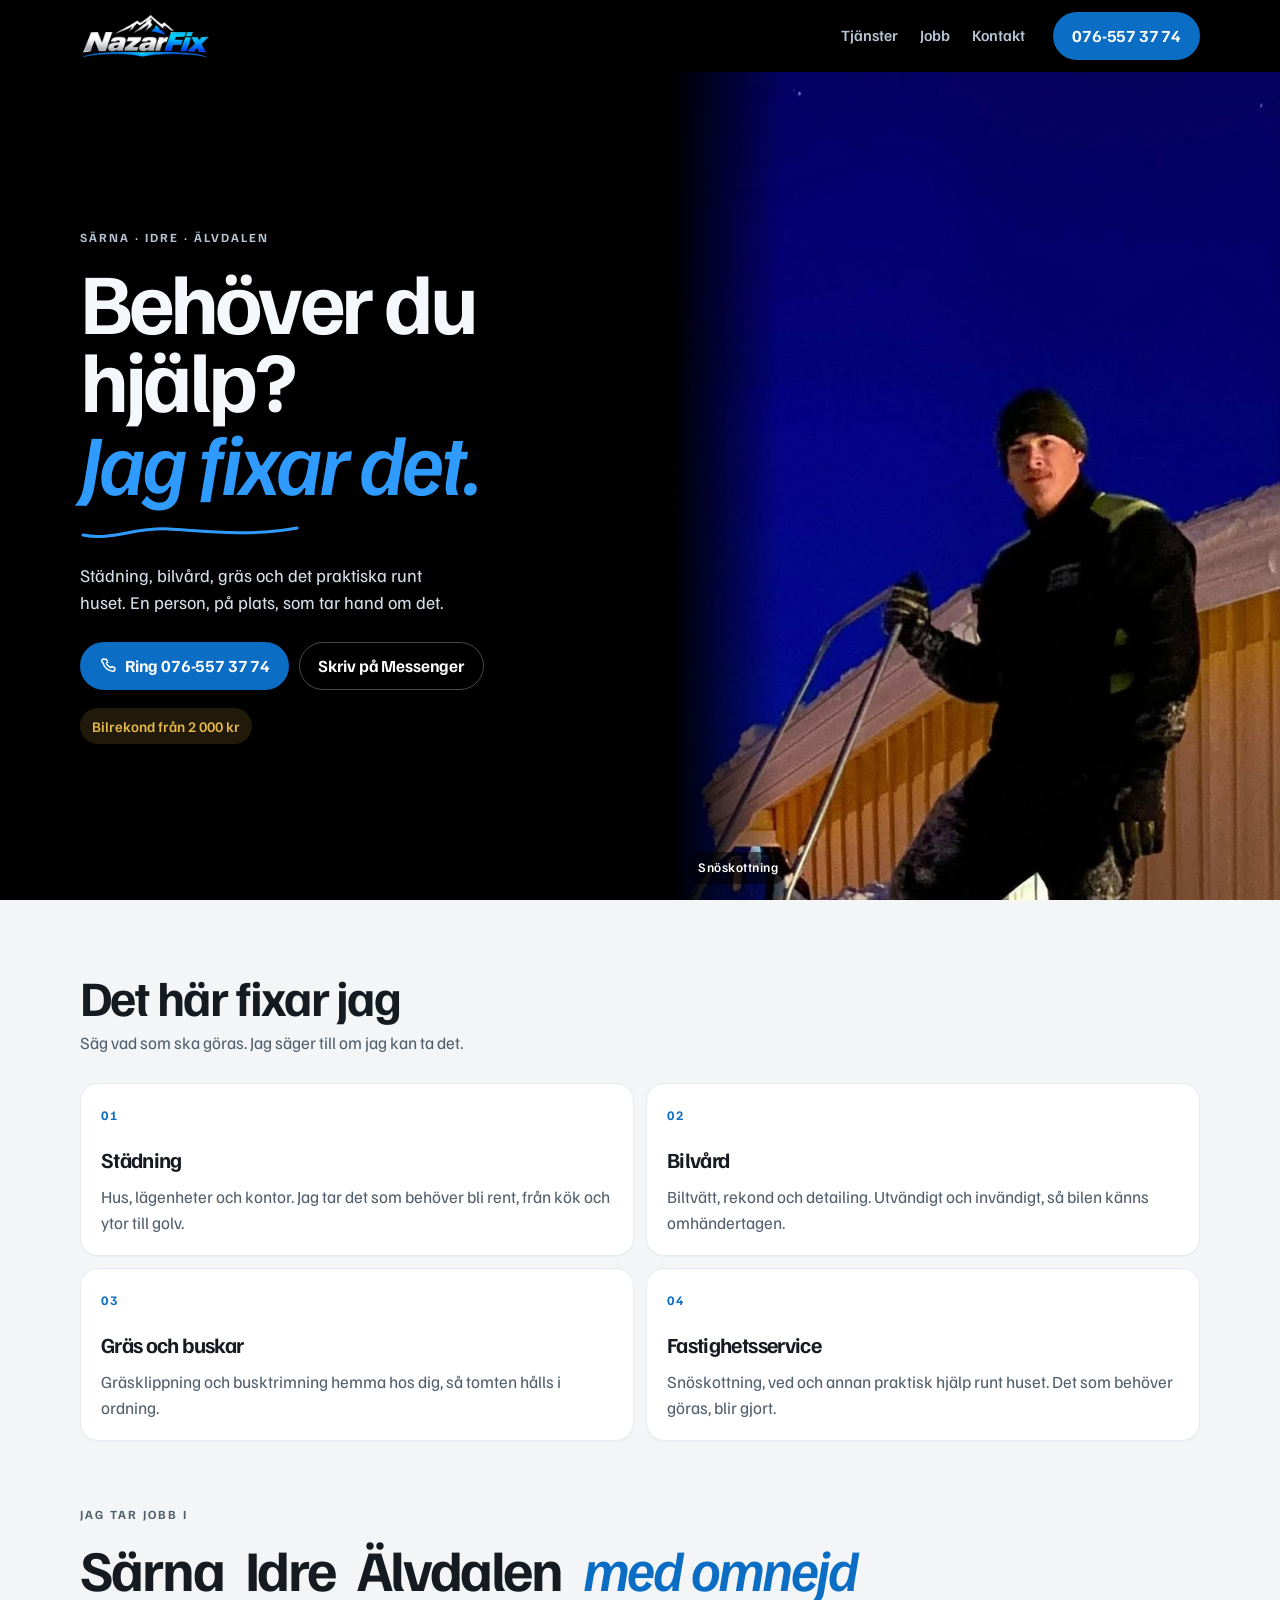
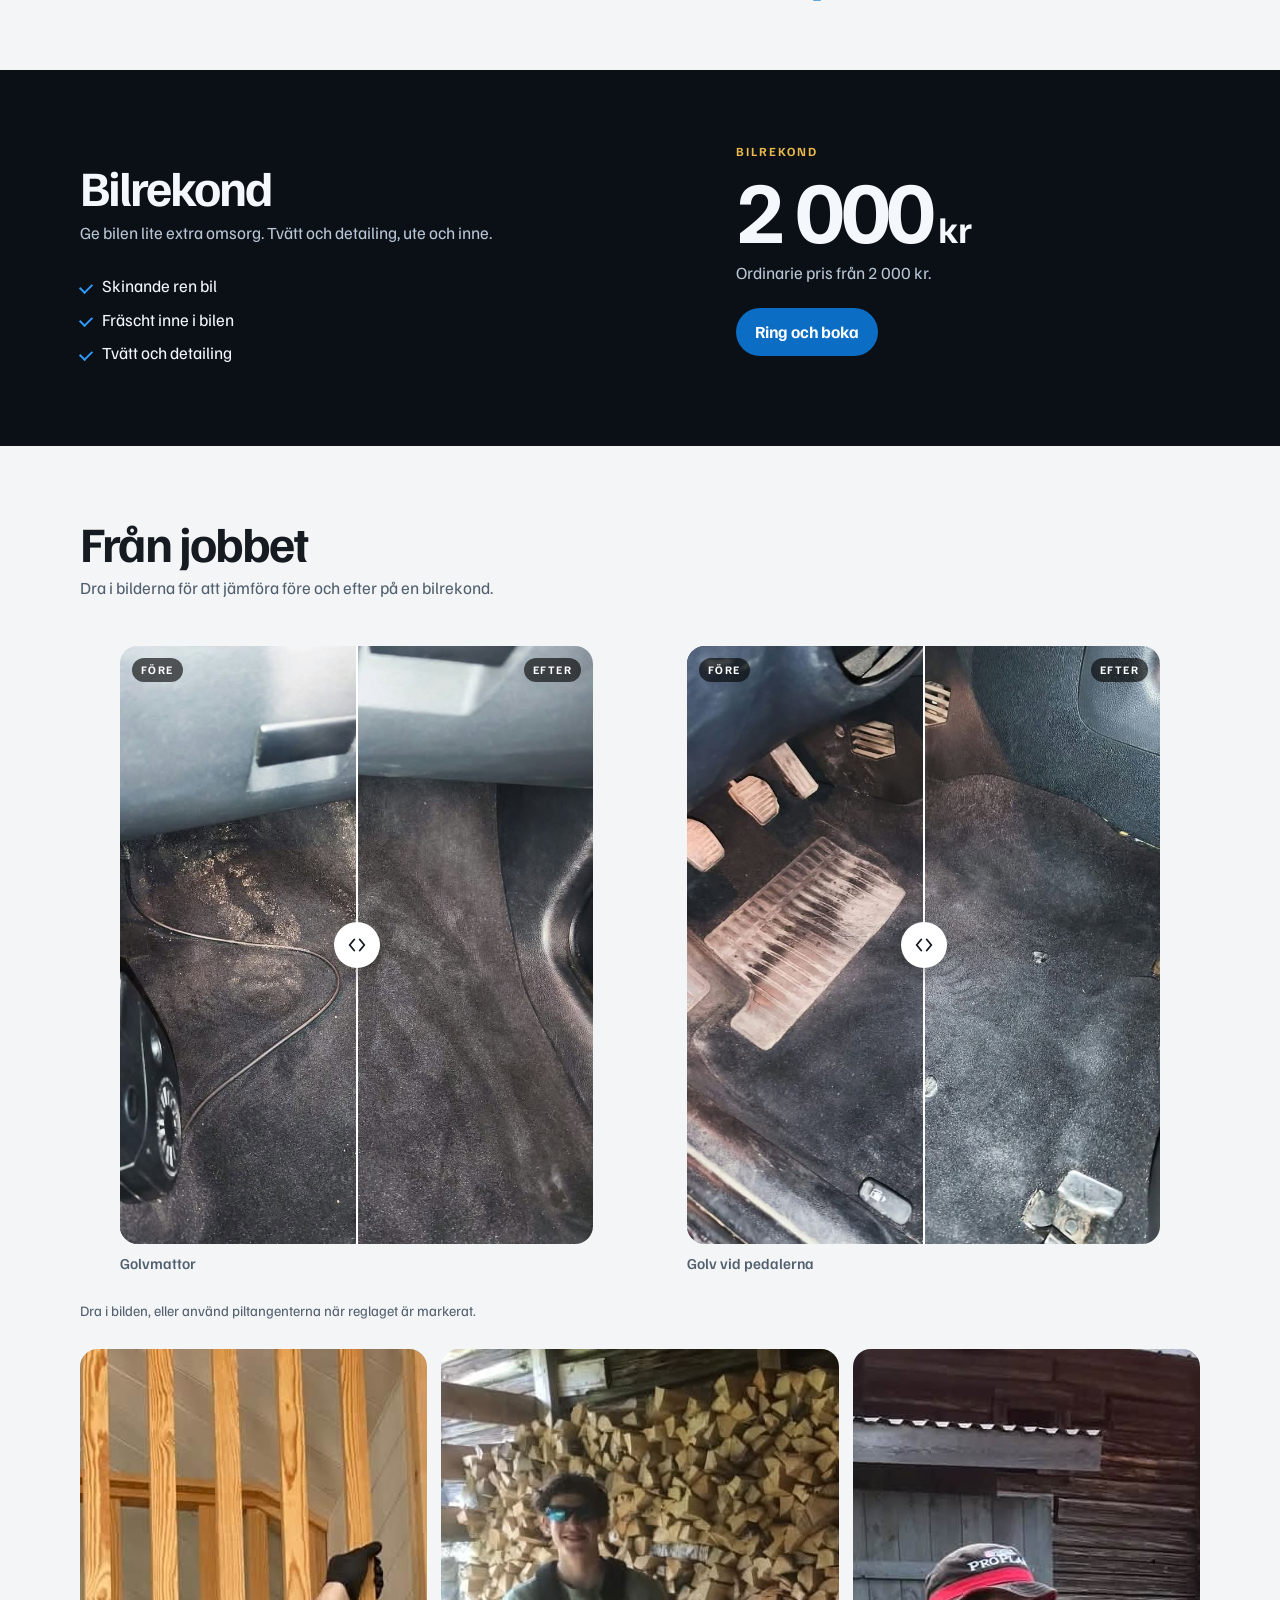
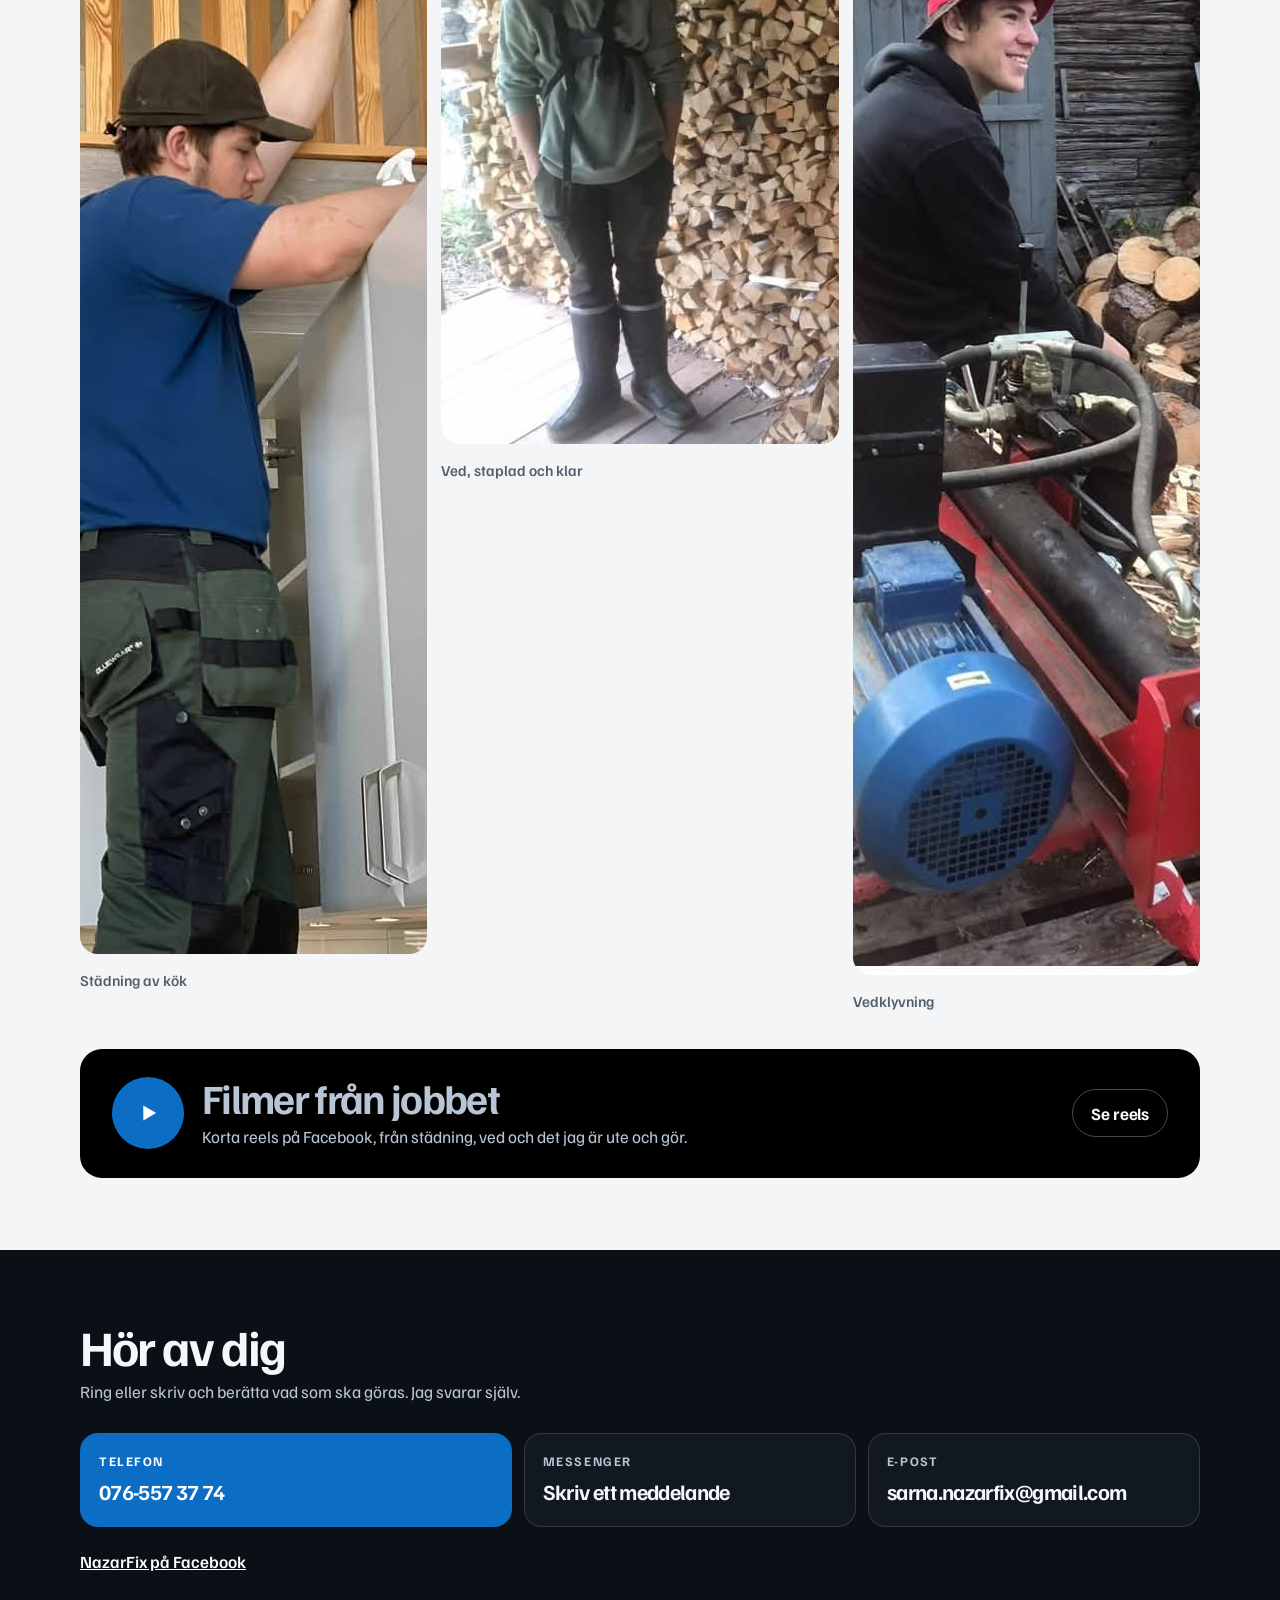
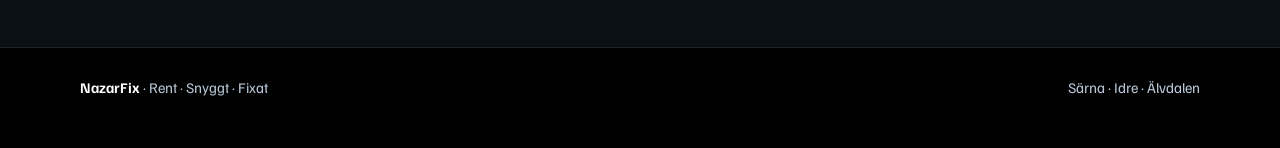
<file: index.html>
<!DOCTYPE html>
<html lang="sv">
<head>
  <meta charset="utf-8">
  <meta name="viewport" content="width=device-width, initial-scale=1">
  <title>NazarFix – Städ, bilvård och fix i Särna</title>
  <meta name="description" content="NazarFix städar hus och kontor, tar bilvård och detailing, klipper gräs och hjälper till runt huset. Särna, Idre och Älvdalen. Ring 076-557 37 74.">
  <link rel="canonical" href="https://nazarfix.se/">
  <meta name="theme-color" content="#000000">
  <meta name="geo.region" content="SE-W">
  <meta name="geo.placename" content="Särna">
  <meta property="og:type" content="website">
  <meta property="og:locale" content="sv_SE">
  <meta property="og:site_name" content="NazarFix">
  <meta property="og:title" content="NazarFix – Städ, bilvård och fix i Särna">
  <meta property="og:description" content="Behöver du hjälp? Jag fixar det. Städ, bilvård, gräs och fastighetsservice i Särna, Idre och Älvdalen.">
  <meta property="og:url" content="https://nazarfix.se/">
  <meta property="og:image" content="https://nazarfix.se/images/og.jpg">
  <meta property="og:image:width" content="1200">
  <meta property="og:image:height" content="630">
  <meta name="twitter:card" content="summary_large_image">
  <meta name="twitter:title" content="NazarFix – Städ, bilvård och fix i Särna">
  <meta name="twitter:description" content="Städ, bilvård, gräs och praktisk hjälp i Särna, Idre och Älvdalen.">
  <meta name="twitter:image" content="https://nazarfix.se/images/og.jpg">
  <link rel="icon" href="images/favicon-32.png" type="image/png" sizes="32x32">
  <link rel="icon" href="images/favicon-512.png" type="image/png" sizes="512x512">
  <link rel="apple-touch-icon" href="images/apple-touch-icon.png">
  <link rel="manifest" href="site.webmanifest">
  <link rel="preload" as="image" href="images/sno.jpg">
  <link rel="stylesheet" href="styles.css">
  <script type="application/ld+json">
  {
    "@context": "https://schema.org",
    "@type": "LocalBusiness",
    "name": "NazarFix",
    "slogan": "Rent · Snyggt · Fixat",
    "description": "Städning, bilvård, gräsklippning och fastighetsservice i Särna, Idre och Älvdalen.",
    "url": "https://nazarfix.se/",
    "image": "https://nazarfix.se/images/og.jpg",
    "telephone": "+46765573774",
    "email": "sarna.nazarfix@gmail.com",
    "address": {
      "@type": "PostalAddress",
      "addressLocality": "Särna",
      "addressRegion": "Dalarna",
      "addressCountry": "SE"
    },
    "areaServed": ["Särna", "Idre", "Älvdalen"],
    "sameAs": [
      "https://www.facebook.com/profile.php?id=61595886063140"
    ],
    "makesOffer": [
      {
        "@type": "Offer",
        "name": "Bilrekond",
        "price": "1250",
        "priceCurrency": "SEK",
        "priceValidUntil": "2026-11-30",
        "description": "Kampanjpris på bilrekond till sista november. Ordinarie pris från 2000 kr från 1 december."
      },
      {
        "@type": "Offer",
        "name": "Städning",
        "description": "Städning av hus, lägenheter och kontor."
      },
      {
        "@type": "Offer",
        "name": "Gräsklippning och busktrimning"
      },
      {
        "@type": "Offer",
        "name": "Fastighetsservice",
        "description": "Snöskottning, ved och praktisk hjälp."
      }
    ]
  }
  </script>
</head>
<body>
  <a class="skip" href="#innehall">Hoppa till innehåll</a>
  <header class="topbar">
    <div class="wrap topbar-inner">
      <a class="logo" href="#top">
        <img src="images/logo.png" width="640" height="237" alt="NazarFix">
      </a>
      <nav class="nav" aria-label="Meny">
        <a href="#tjanster">Tjänster</a>
        <a href="#jobb">Jobb</a>
        <a href="#kontakt">Kontakt</a>
      </nav>
      <a class="btn btn-blue top-phone" href="tel:+46765573774">076-557 37 74</a>
    </div>
  </header>

  <main id="innehall">
    <section class="hero" id="top">
      <div class="hero-photo">
        <img src="images/sno.jpg" width="741" height="1600" alt="Nazar skottar djup snö utanför ett hus, i mössa och vinterkläder." fetchpriority="high">
        <p class="hero-caption">Snöskottning</p>
      </div>
      <div class="hero-copy">
        <p class="eyebrow">Särna · Idre · Älvdalen</p>
        <h1>Behöver du hjälp?<em>Jag fixar det.</em></h1>
        <svg class="swoosh" viewBox="0 0 220 14" aria-hidden="true">
          <path d="M3 9c28 6 52-8 86-6s78 8 128-1" fill="none" stroke="#2f9bff" stroke-width="3" stroke-linecap="round"/>
        </svg>
        <p class="lead">Städning, bilvård, gräs och det praktiska runt huset. En person, på plats, som tar hand om det.</p>
        <div class="actions">
          <a class="btn btn-blue" href="tel:+46765573774">
            <svg width="18" height="18" viewBox="0 0 24 24" aria-hidden="true" fill="none" stroke="currentColor" stroke-width="2" stroke-linejoin="round">
              <path d="M7 3h3l1.6 4-2 1.4a12 12 0 0 0 5.9 5.9L17 12.7 21 14.3V17a2 2 0 0 1-2.2 2A16 16 0 0 1 5 7.2 2 2 0 0 1 7 3z"/>
            </svg>
            Ring 076-557 37 74
          </a>
          <a class="btn btn-ghost" href="https://m.me/61595886063140" target="_blank" rel="noopener noreferrer">Skriv på Messenger</a>
        </div>
        <a class="chip" id="promo-chip" href="#bilrekond">Bilrekond 1&nbsp;250&nbsp;kr till sista november</a>
      </div>
    </section>

    <section class="section" id="tjanster">
      <div class="wrap">
        <h2>Det här fixar jag</h2>
        <p class="section-lead">Säg vad som ska göras. Jag säger till om jag kan ta det.</p>
        <div class="services">
          <article class="service">
            <p class="num">01</p>
            <h3>Städning</h3>
            <p>Hus, lägenheter och kontor. Jag tar det som behöver bli rent, från kök och ytor till golv.</p>
          </article>
          <article class="service">
            <p class="num">02</p>
            <h3>Bilvård</h3>
            <p>Biltvätt, rekond och detailing. Utvändigt och invändigt, så bilen känns omhändertagen.</p>
          </article>
          <article class="service">
            <p class="num">03</p>
            <h3>Gräs och buskar</h3>
            <p>Gräsklippning och busktrimning hemma hos dig, så tomten hålls i ordning.</p>
          </article>
          <article class="service">
            <p class="num">04</p>
            <h3>Fastighetsservice</h3>
            <p>Snöskottning, ved och annan praktisk hjälp runt huset. Det som behöver göras, blir gjort.</p>
          </article>
        </div>
        <p class="eyebrow on-paper">Jag tar jobb i</p>
        <ul class="places">
          <li>Särna</li>
          <li>Idre</li>
          <li>Älvdalen</li>
          <li>med omnejd</li>
        </ul>
      </div>
    </section>

    <section class="section band" id="bilrekond">
      <div class="wrap offer-box">
        <div>
          <h2>Bilrekond</h2>
          <p class="section-lead">Ge bilen lite extra omsorg. Tvätt och detailing, ute och inne.</p>
          <ul class="checks">
            <li>Skinande ren bil</li>
            <li>Fräscht inne i bilen</li>
            <li>Tvätt och detailing</li>
          </ul>
        </div>
        <div>
          <div id="offer-kampanj">
            <p class="kicker">Kampanjpris</p>
            <p class="sum">1&nbsp;250<span>kr</span></p>
            <p class="offer-note">Gäller till sista november. Ordinarie pris från 2&nbsp;000&nbsp;kr från 1&nbsp;december.</p>
          </div>
          <div id="offer-ordinarie" hidden>
            <p class="kicker">Bilrekond</p>
            <p class="sum">2&nbsp;000<span>kr</span></p>
            <p class="offer-note">Ordinarie pris från 2&nbsp;000&nbsp;kr.</p>
          </div>
          <div class="actions">
            <a class="btn btn-blue" href="tel:+46765573774">Ring och boka</a>
          </div>
        </div>
      </div>
    </section>

    <section class="section" id="jobb">
      <div class="wrap">
        <h2>Från jobbet</h2>
        <p class="section-lead">Dra i bilderna för att jämföra före och efter på en bilrekond.</p>
        <div class="compares">
          <figure class="ba">
            <div class="ba-stage">
              <img class="ba-after" src="images/mattor-efter.jpg" width="824" height="1042" alt="Golvmatta i bilen efter rekond. Dammet är borta.">
              <img class="ba-before" src="images/mattor-fore.jpg" width="824" height="1042" alt="" aria-hidden="true" style="clip-path: inset(0 50% 0 0)">
              <span class="ba-tag ba-tag-fore">Före</span>
              <span class="ba-tag ba-tag-efter">Efter</span>
              <span class="ba-handle" style="left:50%"></span>
              <input type="range" min="0" max="100" value="50" aria-label="Jämför före och efter, golvmattor">
            </div>
            <figcaption class="ba-caption">Golvmattor</figcaption>
          </figure>
          <figure class="ba">
            <div class="ba-stage">
              <img class="ba-after" src="images/golv-efter.jpg" width="824" height="1042" alt="Golv vid pedalerna efter rekond.">
              <img class="ba-before" src="images/golv-fore.jpg" width="824" height="1042" alt="" aria-hidden="true" style="clip-path: inset(0 50% 0 0)">
              <span class="ba-tag ba-tag-fore">Före</span>
              <span class="ba-tag ba-tag-efter">Efter</span>
              <span class="ba-handle" style="left:50%"></span>
              <input type="range" min="0" max="100" value="50" aria-label="Jämför före och efter, golv vid pedalerna">
            </div>
            <figcaption class="ba-caption">Golv vid pedalerna</figcaption>
          </figure>
        </div>
        <p class="hint">Dra i bilden, eller använd piltangenterna när reglaget är markerat.</p>

        <div class="shots">
          <a class="shot" href="images/stad.jpg" data-zoom data-alt="Nazar torkar av överskåpen i ett kök">
            <img src="images/stad.jpg" width="733" height="1205" alt="" loading="lazy">
            <span>Städning av kök</span>
          </a>
          <a class="shot" href="images/ved.jpg" data-zoom data-alt="Nazar framför en färdigstaplad vedtrave">
            <img src="images/ved.jpg" width="960" height="695" alt="" loading="lazy">
            <span>Ved, staplad och klar</span>
          </a>
          <a class="shot" href="images/klyv.jpg" data-zoom data-alt="Nazar vid vedklyven, med vedkubbar bakom">
            <img src="images/klyv.jpg" width="960" height="1226" alt="" loading="lazy">
            <span>Vedklyvning</span>
          </a>
        </div>

        <a class="reels" href="https://www.facebook.com/profile.php?id=61595886063140&amp;sk=reels_tab" target="_blank" rel="noopener noreferrer">
          <span class="play" aria-hidden="true">
            <svg width="28" height="28" viewBox="0 0 24 24" fill="#fff">
              <path d="M8 5.5v13l11-6.5-11-6.5z"/>
            </svg>
          </span>
          <p>
            <strong>Filmer från jobbet</strong>
            Korta reels på Facebook, från städning, ved och det jag är ute och gör.
          </p>
          <span class="btn btn-ghost">Se reels</span>
        </a>
      </div>
    </section>

    <section class="section band" id="kontakt">
      <div class="wrap">
        <h2>Hör av dig</h2>
        <p class="section-lead contact-lead">Ring eller skriv och berätta vad som ska göras. Jag svarar själv.</p>
        <div class="methods">
          <a class="method method-phone" href="tel:+46765573774">
            <span>Telefon</span>
            <strong>076-557 37 74</strong>
          </a>
          <a class="method" href="https://m.me/61595886063140" target="_blank" rel="noopener noreferrer">
            <span>Messenger</span>
            <strong>Skriv ett meddelande</strong>
          </a>
          <a class="method" href="mailto:sarna.nazarfix@gmail.com">
            <span>E-post</span>
            <strong>sarna.nazarfix@gmail.com</strong>
          </a>
        </div>
        <p class="facebook-link">
          <a href="https://www.facebook.com/profile.php?id=61595886063140" target="_blank" rel="noopener noreferrer">NazarFix på Facebook</a>
        </p>
      </div>
    </section>
  </main>

  <footer class="foot">
    <div class="wrap foot-inner">
      <p><strong>NazarFix</strong> · Rent · Snyggt · Fixat</p>
      <p>Särna · Idre · Älvdalen</p>
    </div>
  </footer>

  <div class="dock">
    <a href="tel:+46765573774">Ring</a>
    <a href="https://m.me/61595886063140">Skriv</a>
  </div>

  <dialog id="lightbox" aria-label="Bild från jobbet">
    <form method="dialog">
      <button>Stäng</button>
    </form>
    <img alt="" width="1200" height="1600">
    <p></p>
  </dialog>
  <script src="main.js"></script>
</body>
</html>
</file>
<file: styles.css>
@font-face {
  font-family: "Familjen Grotesk";
  font-style: normal;
  font-weight: 400 700;
  font-display: swap;
  src: url("fonts/familjen-latin.woff2") format("woff2");
}

@font-face {
  font-family: "Familjen Grotesk";
  font-style: italic;
  font-weight: 500 700;
  font-display: swap;
  src: url("fonts/familjen-italic.woff2") format("woff2");
}

:root {
  --black: #000;
  --night: #0b1016;
  --ink: #f4f7fb;
  --muted: #b7c5d4;
  --blue: #2f9bff;
  --blue-deep: #0b6ec4;
  --gold: #e7b84a;
  --paper: #f3f5f7;
  --paper-ink: #161b21;
  --paper-muted: #52606e;
  --line: rgba(255, 255, 255, 0.14);
  --card: #fff;
  --shadow: 0 16px 40px rgba(16, 24, 32, 0.08);
  --header: 72px;
}

* { box-sizing: border-box; }

[hidden] { display: none !important; }

html {
  scroll-padding-top: calc(var(--header) + 12px);
}

@media (prefers-reduced-motion: no-preference) {
  html { scroll-behavior: smooth; }
}

body {
  margin: 0;
  font-family: "Familjen Grotesk", "Segoe UI", sans-serif;
  font-weight: 400;
  font-size: 1.0625rem;
  line-height: 1.5;
  color: var(--paper-ink);
  background: var(--paper);
}

img { max-width: 100%; }

a { color: inherit; }

button, input { font: inherit; }

.skip {
  position: absolute;
  left: 12px;
  top: -48px;
  z-index: 50;
  background: #fff;
  color: #000;
  padding: 8px 12px;
  border-radius: 8px;
}

.skip:focus { top: 12px; }

:focus-visible {
  outline: 2px solid var(--blue);
  outline-offset: 3px;
}

.wrap {
  width: min(1120px, calc(100% - 40px));
  margin-inline: auto;
}

.topbar {
  position: sticky;
  top: 0;
  z-index: 20;
  height: var(--header);
  background: var(--black);
  color: var(--ink);
}

.topbar-inner {
  height: 100%;
  display: flex;
  align-items: center;
  gap: 28px;
}

.logo {
  display: flex;
  align-items: center;
  margin-right: auto;
}

.logo img {
  height: 42px;
  width: auto;
  display: block;
}

.nav {
  display: none;
  gap: 22px;
}

.nav a {
  color: var(--muted);
  text-decoration: none;
  font-weight: 560;
  font-size: 0.98rem;
}

.nav a:hover { color: #fff; }

.top-phone { display: none; }

.hero {
  display: grid;
  background: var(--black);
  color: var(--ink);
}

.hero-photo {
  position: relative;
  height: 42vh;
  min-height: 280px;
  background: #071018;
}

.hero-photo img {
  position: absolute;
  inset: 0;
  width: 100%;
  height: 100%;
  object-fit: cover;
  object-position: center 10%;
}

.hero-photo::after {
  content: "";
  position: absolute;
  left: 0;
  right: 0;
  bottom: 0;
  height: 32%;
  background: linear-gradient(to bottom, transparent, #000);
}

.hero-caption {
  position: absolute;
  z-index: 1;
  left: 16px;
  bottom: 16px;
  margin: 0;
  padding: 6px 10px;
  border-radius: 999px;
  background: rgba(0, 0, 0, 0.55);
  color: #fff;
  font-size: 0.82rem;
  font-weight: 560;
  letter-spacing: 0.04em;
}

.hero-copy {
  display: flex;
  flex-direction: column;
  align-items: flex-start;
  padding: 28px 20px 56px;
}

.eyebrow {
  margin: 0 0 14px;
  color: var(--muted);
  font-size: 0.78rem;
  font-weight: 680;
  letter-spacing: 0.16em;
  text-transform: uppercase;
}

.eyebrow.on-paper {
  margin-top: 64px;
  color: var(--paper-muted);
}

h1, h2, h3, p { margin-top: 0; }

h1 {
  margin: 0 0 18px;
  font-size: clamp(3rem, 12vw, 5.4rem);
  font-weight: 700;
  letter-spacing: -0.045em;
  line-height: 0.9;
}

h1 em {
  display: block;
  margin-top: 6px;
  font-style: italic;
  font-weight: 560;
  color: var(--blue);
}

.swoosh {
  display: block;
  width: min(220px, 46vw);
  height: 14px;
  margin: 8px 0 22px;
}

.lead {
  max-width: 38ch;
  margin: 0 0 26px;
  color: #d5deE8;
  font-size: 1.12rem;
}

.actions {
  display: flex;
  flex-wrap: wrap;
  gap: 10px;
  margin-bottom: 18px;
}

.btn {
  display: inline-flex;
  align-items: center;
  justify-content: center;
  gap: 8px;
  min-height: 48px;
  padding: 0 18px;
  border-radius: 999px;
  border: 1px solid transparent;
  text-decoration: none;
  font-weight: 680;
  letter-spacing: -0.01em;
}

.btn svg { flex: none; }

.btn-blue {
  background: var(--blue-deep);
  color: #fff;
}

.btn-blue:hover { background: #095faa; }

.btn-ghost {
  background: transparent;
  color: #fff;
  border-color: rgba(255, 255, 255, 0.28);
}

.btn-ghost:hover { background: rgba(255, 255, 255, 0.06); }

.chip {
  display: inline-flex;
  align-items: center;
  min-height: 36px;
  padding: 0 12px;
  border-radius: 999px;
  background: rgba(231, 184, 74, 0.14);
  color: var(--gold);
  text-decoration: none;
  font-size: 0.92rem;
  font-weight: 560;
}

.chip:hover { background: rgba(231, 184, 74, 0.22); }

.section {
  padding: 72px 0;
}

.section h2 {
  margin: 0 0 8px;
  font-size: clamp(2rem, 5vw, 3.1rem);
  letter-spacing: -0.04em;
  line-height: 1;
  font-weight: 700;
}

.section-lead {
  max-width: 46ch;
  margin: 0 0 28px;
  color: var(--paper-muted);
}

.services {
  display: grid;
  gap: 12px;
}

.service {
  background: var(--card);
  border: 1px solid #e5ebf1;
  border-radius: 18px;
  padding: 22px 20px 20px;
  box-shadow: 0 1px 0 rgba(16, 24, 32, 0.03);
}

.service .num {
  margin: 0 0 18px;
  color: var(--blue-deep);
  font-size: 0.82rem;
  font-weight: 700;
  letter-spacing: 0.14em;
}

.service h3 {
  margin: 0 0 8px;
  font-size: 1.35rem;
  letter-spacing: -0.03em;
}

.service p:last-child {
  margin: 0;
  color: var(--paper-muted);
}

.places {
  display: flex;
  flex-wrap: wrap;
  gap: 8px 22px;
  margin: 0;
  padding: 0;
  list-style: none;
  font-size: clamp(2.1rem, 6vw, 3.6rem);
  font-weight: 700;
  letter-spacing: -0.045em;
  line-height: 1.05;
}

.places li:last-child {
  color: var(--blue-deep);
  font-style: italic;
  font-weight: 560;
}

.band {
  background: var(--night);
  color: var(--ink);
}

.band .section-lead { color: var(--muted); }

.offer-box {
  display: grid;
  gap: 28px;
  align-items: end;
}

.kicker {
  margin: 0 0 8px;
  color: var(--gold);
  font-size: 0.78rem;
  font-weight: 700;
  letter-spacing: 0.16em;
  text-transform: uppercase;
}

.sum {
  margin: 0;
  font-size: clamp(3.4rem, 10vw, 5.5rem);
  font-weight: 700;
  letter-spacing: -0.05em;
  line-height: 0.9;
}

.sum span {
  font-size: 0.42em;
  letter-spacing: 0;
  margin-left: 6px;
}

.offer-note {
  margin: 12px 0 0;
  color: var(--muted);
}

.offer-box .actions { margin-top: 22px; }

.checks {
  margin: 22px 0 0;
  padding: 0;
  list-style: none;
}

.checks li {
  position: relative;
  padding-left: 22px;
  margin: 8px 0;
}

.checks li::before {
  content: "";
  position: absolute;
  left: 0;
  top: 0.55em;
  width: 10px;
  height: 6px;
  border-left: 2px solid var(--blue);
  border-bottom: 2px solid var(--blue);
  transform: rotate(-45deg);
}

.compares, .shots {
  display: grid;
  gap: 14px;
  margin-top: 28px;
}

.ba-caption, .shot span {
  display: block;
  margin-top: 8px;
  color: var(--paper-muted);
  font-size: 0.95rem;
  font-weight: 560;
}

.ba-stage {
  position: relative;
  overflow: hidden;
  border-radius: 18px;
  background: #111;
  line-height: 0;
}

.ba-stage:focus-within {
  outline: 2px solid var(--blue);
  outline-offset: 3px;
}

.ba-after,
.ba-before {
  width: 100%;
  height: auto;
  display: block;
}

.ba-before {
  position: absolute;
  inset: 0;
  height: 100%;
  object-fit: cover;
}

.ba-handle {
  position: absolute;
  top: 0;
  bottom: 0;
  left: 50%;
  width: 2px;
  background: #fff;
  transform: translateX(-50%);
  pointer-events: none;
}

.ba-handle::before {
  content: "";
  position: absolute;
  top: 50%;
  left: 50%;
  width: 46px;
  height: 46px;
  transform: translate(-50%, -50%);
  border-radius: 50%;
  background: #fff url("data:image/svg+xml,%3Csvg xmlns='http://www.w3.org/2000/svg' viewBox='0 0 24 24'%3E%3Cpath d='M9 6 L4 12 L9 18 M15 6 L20 12 L15 18' fill='none' stroke='%23161b21' stroke-width='2' stroke-linecap='round' stroke-linejoin='round'/%3E%3C/svg%3E") center / 22px no-repeat;
  box-shadow: 0 6px 18px rgba(0, 0, 0, 0.28);
}

.ba input[type="range"] {
  position: absolute;
  inset: 0;
  width: 100%;
  height: 100%;
  margin: 0;
  opacity: 0;
  cursor: ew-resize;
}

.ba-tag {
  position: absolute;
  top: 12px;
  z-index: 1;
  padding: 4px 9px;
  border-radius: 999px;
  background: rgba(0, 0, 0, 0.62);
  color: #fff;
  font-size: 0.72rem;
  font-weight: 700;
  letter-spacing: 0.12em;
  text-transform: uppercase;
  line-height: 1.4;
  pointer-events: none;
}

.ba-tag-fore { left: 12px; }
.ba-tag-efter { right: 12px; }

.hint {
  margin: 8px 0 0;
  color: var(--paper-muted);
  font-size: 0.9rem;
}

.shot {
  display: block;
  text-decoration: none;
  color: inherit;
}

.shot img {
  width: 100%;
  aspect-ratio: 4 / 5;
  object-fit: cover;
  border-radius: 18px;
  background: #d9e0e6;
}

.shot:nth-child(1) img { object-position: center 28%; }
.shot:nth-child(2) img { object-position: 22% center; }
.shot:nth-child(3) img { object-position: center 28%; }

.reels {
  display: grid;
  gap: 18px;
  align-items: center;
  margin-top: 36px;
  padding: 22px;
  border-radius: 22px;
  background: var(--black);
  color: var(--ink);
  text-decoration: none;
}

.reels p { margin: 0 0 16px; color: var(--muted); }

.reels strong {
  display: block;
  margin-bottom: 6px;
  font-size: clamp(1.8rem, 4vw, 2.6rem);
  letter-spacing: -0.04em;
  line-height: 1;
}

.play {
  width: 72px;
  height: 72px;
  border-radius: 50%;
  display: grid;
  place-items: center;
  background: var(--blue-deep);
}

.contact-lead { color: var(--muted); }

.facebook-link {
  margin: 22px 0 0;
}

.facebook-link a {
  color: #fff;
  font-weight: 560;
}

.methods {
  display: grid;
  gap: 12px;
}

.method {
  display: flex;
  flex-direction: column;
  gap: 4px;
  min-height: 92px;
  padding: 18px;
  border-radius: 18px;
  text-decoration: none;
  background: #12181f;
  border: 1px solid var(--line);
}

.method span {
  color: var(--muted);
  font-size: 0.82rem;
  font-weight: 700;
  letter-spacing: 0.12em;
  text-transform: uppercase;
}

.method strong {
  font-size: 1.35rem;
  letter-spacing: -0.03em;
  overflow-wrap: anywhere;
}

.method:hover { border-color: rgba(47, 155, 255, 0.7); }

.method-phone {
  background: var(--blue-deep);
  border-color: transparent;
}

.method-phone span,
.method-phone strong { color: #fff; }

.method-phone:hover { background: #095faa; }

.foot {
  padding: 28px 0 36px;
  background: var(--black);
  color: var(--muted);
  border-top: 1px solid var(--line);
}

.foot-inner {
  display: flex;
  flex-wrap: wrap;
  gap: 8px 18px;
  justify-content: space-between;
  font-size: 0.92rem;
}

.foot strong { color: #fff; font-weight: 680; }

.dock {
  position: fixed;
  left: 0;
  right: 0;
  bottom: 0;
  z-index: 30;
  display: grid;
  grid-template-columns: 1fr 1fr;
  gap: 8px;
  padding: 10px 12px calc(10px + env(safe-area-inset-bottom));
  background: rgba(0, 0, 0, 0.92);
  border-top: 1px solid var(--line);
}

.dock a {
  display: flex;
  align-items: center;
  justify-content: center;
  min-height: 48px;
  border-radius: 999px;
  text-decoration: none;
  font-weight: 700;
}

.dock a:first-child { background: var(--blue-deep); color: #fff; }
.dock a:last-child { background: #fff; color: #111; }

body { padding-bottom: calc(72px + env(safe-area-inset-bottom)); }

dialog {
  width: min(920px, calc(100% - 24px));
  padding: 12px;
  border: 0;
  border-radius: 18px;
  background: #0b1016;
  color: #fff;
}

dialog::backdrop { background: rgba(0, 0, 0, 0.72); }

dialog img {
  width: 100%;
  height: auto;
  border-radius: 12px;
  display: block;
}

dialog p { margin: 10px 4px 4px; }

dialog form { display: flex; justify-content: flex-end; }

dialog button {
  margin-bottom: 8px;
  min-height: 40px;
  padding: 0 14px;
  border: 0;
  border-radius: 999px;
  background: #fff;
  color: #111;
  font-weight: 700;
  cursor: pointer;
}

.missing {
  min-height: 70vh;
  display: grid;
  place-items: center;
  padding: 48px 20px;
  background: var(--black);
  color: var(--ink);
  text-align: left;
}

.missing h1 {
  font-size: clamp(2.4rem, 8vw, 4rem);
}

@media (min-width: 760px) {
  .nav, .top-phone { display: flex; }
  .dock { display: none; }
  body { padding-bottom: 0; }
  .logo img { height: 48px; }
  .hero-copy { padding: 56px 40px 72px; }
}

@media (min-width: 960px) {
  .hero {
    grid-template-columns: minmax(0, 1.05fr) minmax(0, 0.95fr);
    min-height: calc(100svh - var(--header));
  }

  .hero-photo {
    height: auto;
    min-height: 640px;
    order: 2;
  }

  .hero-photo::after {
    top: 0;
    bottom: 0;
    left: 0;
    right: auto;
    width: 18%;
    height: 100%;
    background: linear-gradient(to right, #000, transparent);
  }

  .hero-copy {
    order: 1;
    justify-content: center;
    padding: 72px 48px 72px max(20px, calc((100vw - 1120px) / 2));
  }

  .services { grid-template-columns: 1fr 1fr; }
  .offer-box { grid-template-columns: 1.15fr 0.85fr; }
  .compares { grid-template-columns: 1fr 1fr; }
  .shots { grid-template-columns: 1fr 1.15fr 1fr; }
  .reels {
    grid-template-columns: auto 1fr auto;
    padding: 28px 32px;
  }
  .reels p { margin: 0; }
  .methods { grid-template-columns: 1.3fr 1fr 1fr; }
  .method-phone { grid-column: 1; }
}

@media (max-width: 759px) {
  .top-phone { display: none; }
  .hero .actions { display: none; }
}

@media print {
  .dock { display: none; }
  body { padding-bottom: 0; background: #fff; }
  .topbar { position: static; }
}
</file>
